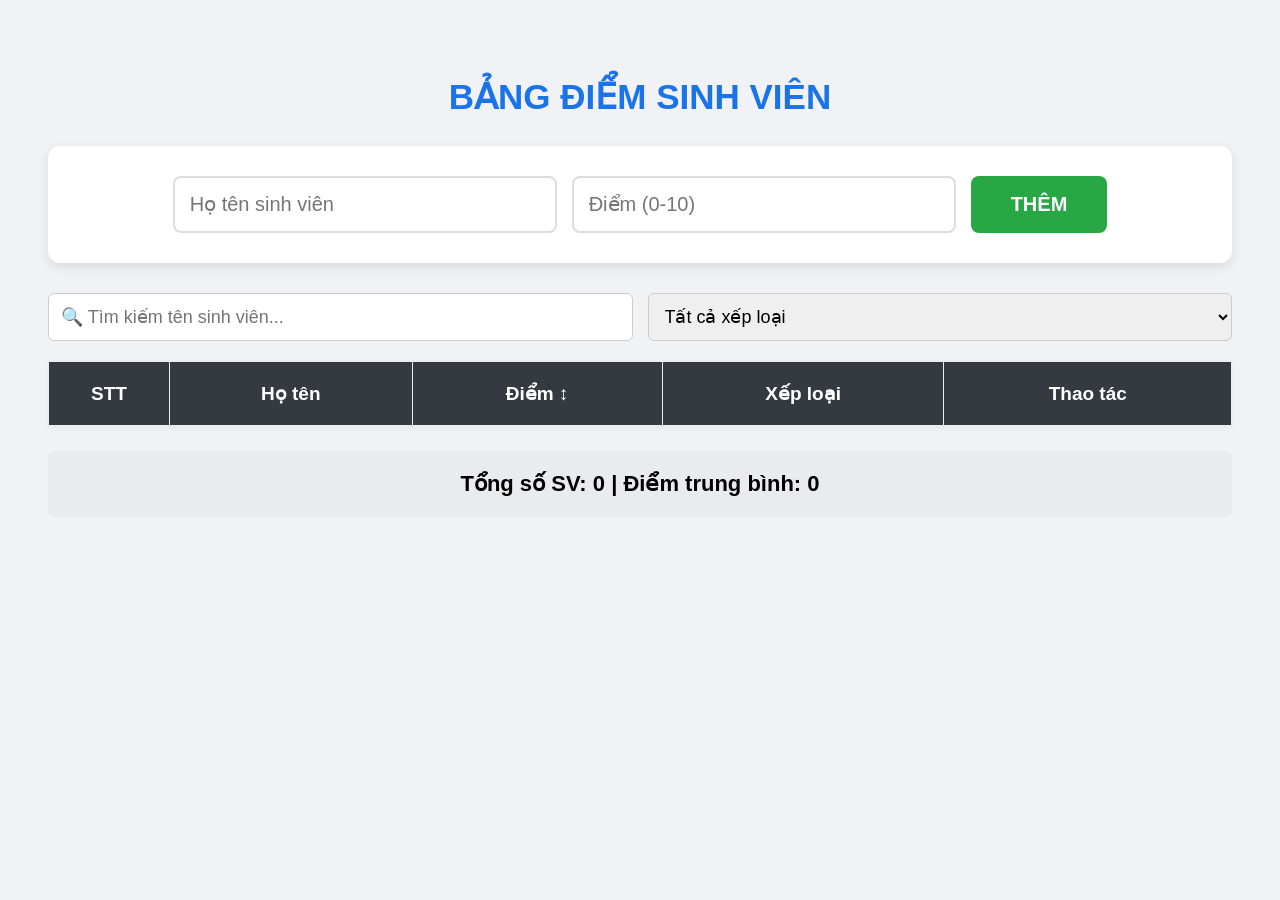
<file: bai1_TH4.html>
<!DOCTYPE html>
<html lang="vi">
<head>
    <meta charset="UTF-8">
    <meta name="viewport" content="width=device-width, initial-scale=1.0">
    <title>Quản Lý Điểm Sinh Viên</title>
    <link rel="stylesheet" href="bai1_TH4.css">
</head>
<body>

    <h2>BẢNG ĐIỂM SINH VIÊN</h2>

    <div class="input-section">
        <input type="text" id="txtName" placeholder="Họ tên sinh viên">
        <input type="number" id="txtScore" placeholder="Điểm (0-10)" min="0" max="10" step="0.1">
        <button id="btnAdd">THÊM</button>
    </div>

    <div class="filter-section">
        <input type="text" id="searchName" placeholder="🔍 Tìm kiếm tên sinh viên...">
        <select id="filterRank">
            <option value="all">Tất cả xếp loại</option>
            <option value="Giỏi">Giỏi</option>
            <option value="Khá">Khá</option>
            <option value="Trung bình">Trung bình</option>
            <option value="Yếu">Yếu</option>
        </select>
    </div>

    <table>
        <thead>
            <tr>
                <th style="width: 80px;">STT</th>
                <th>Họ tên</th>
                <th id="sortScore" class="sortable">Điểm <span id="sortIcon">↕</span></th>
                <th>Xếp loại</th>
                <th>Thao tác</th>
            </tr>
        </thead>
        <tbody id="tableBody">
            </tbody>
    </table>

    <div class="summary" id="statsArea">
        Tổng số SV: <span id="totalSV">0</span> | 
        Điểm trung bình: <span id="avgScore">0</span>
    </div>

    <script src="bai1_TH4.js"></script>
</body>
</html>
</file>
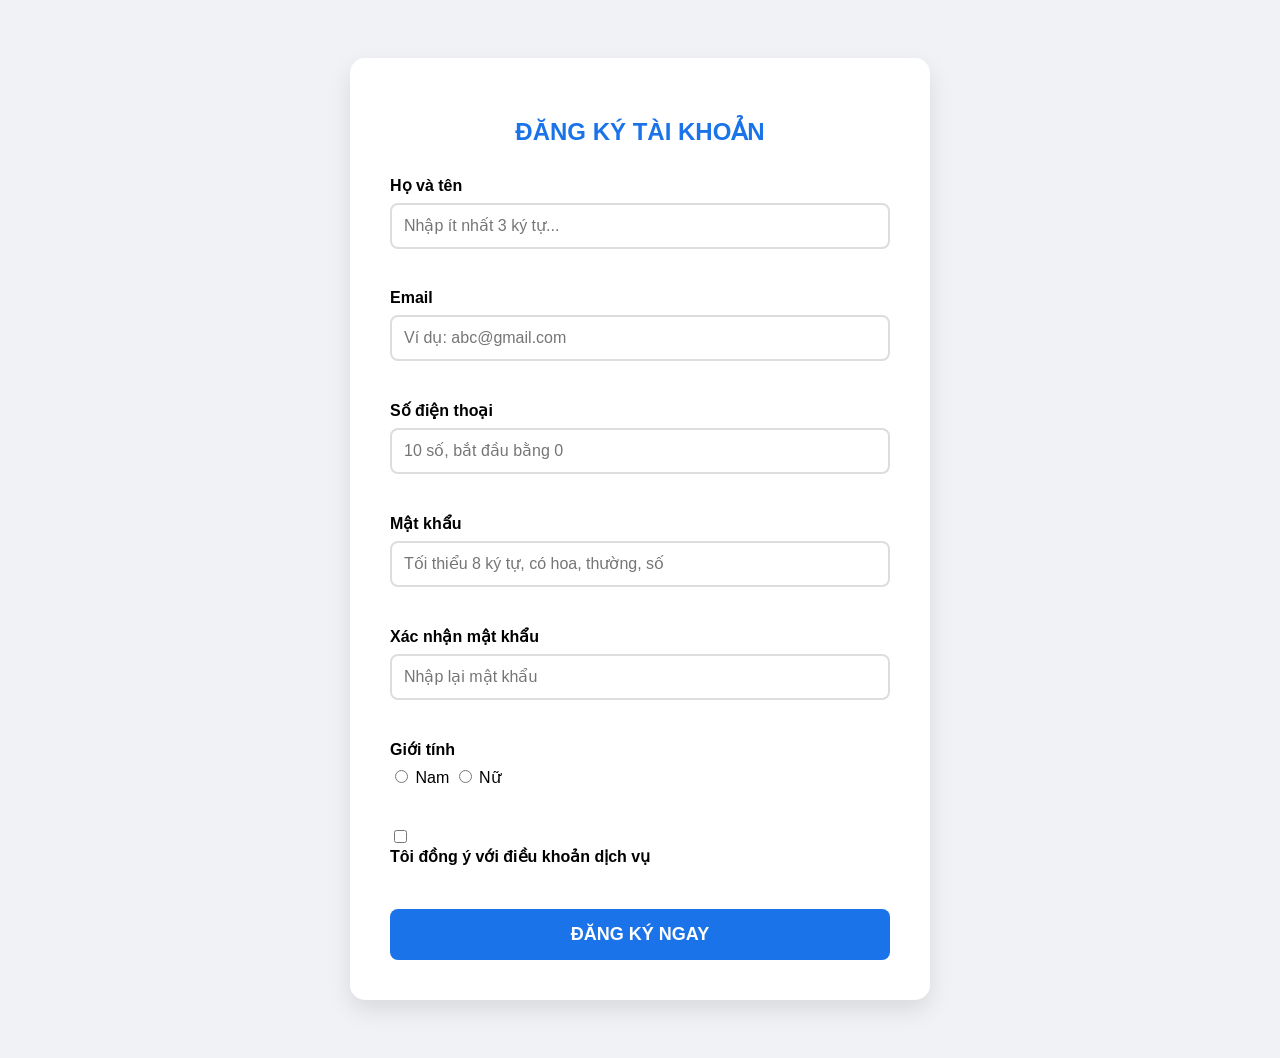
<file: bai2.1_TH04.html>
<!DOCTYPE html>
<html lang="vi">
<head>
    <meta charset="UTF-8">
    <title>Đăng Ký Tài Khoản</title>
    <link rel="stylesheet" href="bai2.1_TH04.css">
</head>
<body>

    <div class="container">
        <form id="registerForm">
            <h2>ĐĂNG KÝ TÀI KHOẢN</h2>

            <div class="form-control">
                <label>Họ và tên</label>
                <input type="text" id="fullname" placeholder="Nhập ít nhất 3 ký tự...">
                <small class="error-msg"></small>
            </div>

            <div class="form-control">
                <label>Email</label>
                <input type="text" id="email" placeholder="Ví dụ: abc@gmail.com">
                <small class="error-msg"></small>
            </div>

            <div class="form-control">
                <label>Số điện thoại</label>
                <input type="text" id="phone" placeholder="10 số, bắt đầu bằng 0">
                <small class="error-msg"></small>
            </div>

            <div class="form-control">
                <label>Mật khẩu</label>
                <input type="password" id="password" placeholder="Tối thiểu 8 ký tự, có hoa, thường, số">
                <small class="error-msg"></small>
            </div>

            <div class="form-control">
                <label>Xác nhận mật khẩu</label>
                <input type="password" id="confirmPassword" placeholder="Nhập lại mật khẩu">
                <small class="error-msg"></small>
            </div>

            <div class="form-control">
                <label>Giới tính</label>
                <div class="radio-group">
                    <input type="radio" name="gender" value="Nam" id="male"> Nam
                    <input type="radio" name="gender" value="Nữ" id="female"> Nữ
                </div>
                <small class="error-msg" id="genderError"></small>
            </div>

            <div class="form-control checkbox-group">
                <input type="checkbox" id="terms">
                <label for="terms">Tôi đồng ý với điều khoản dịch vụ</label>
                <small class="error-msg"></small>
            </div>

            <button type="submit" id="btnSubmit">ĐĂNG KÝ NGAY</button>
        </form>

        <div id="successMsg" class="hidden">
            <h1 style="color: #28a745;">Đăng ký thành công! 🎉</h1>
            <p>Chào mừng thành viên mới: <strong id="displayUser"></strong></p>
            <button onclick="location.reload()">Quay lại</button>
        </div>
    </div>

    <script src="bai2.1_TH04.js"></script>
</body>
</html>
</file>
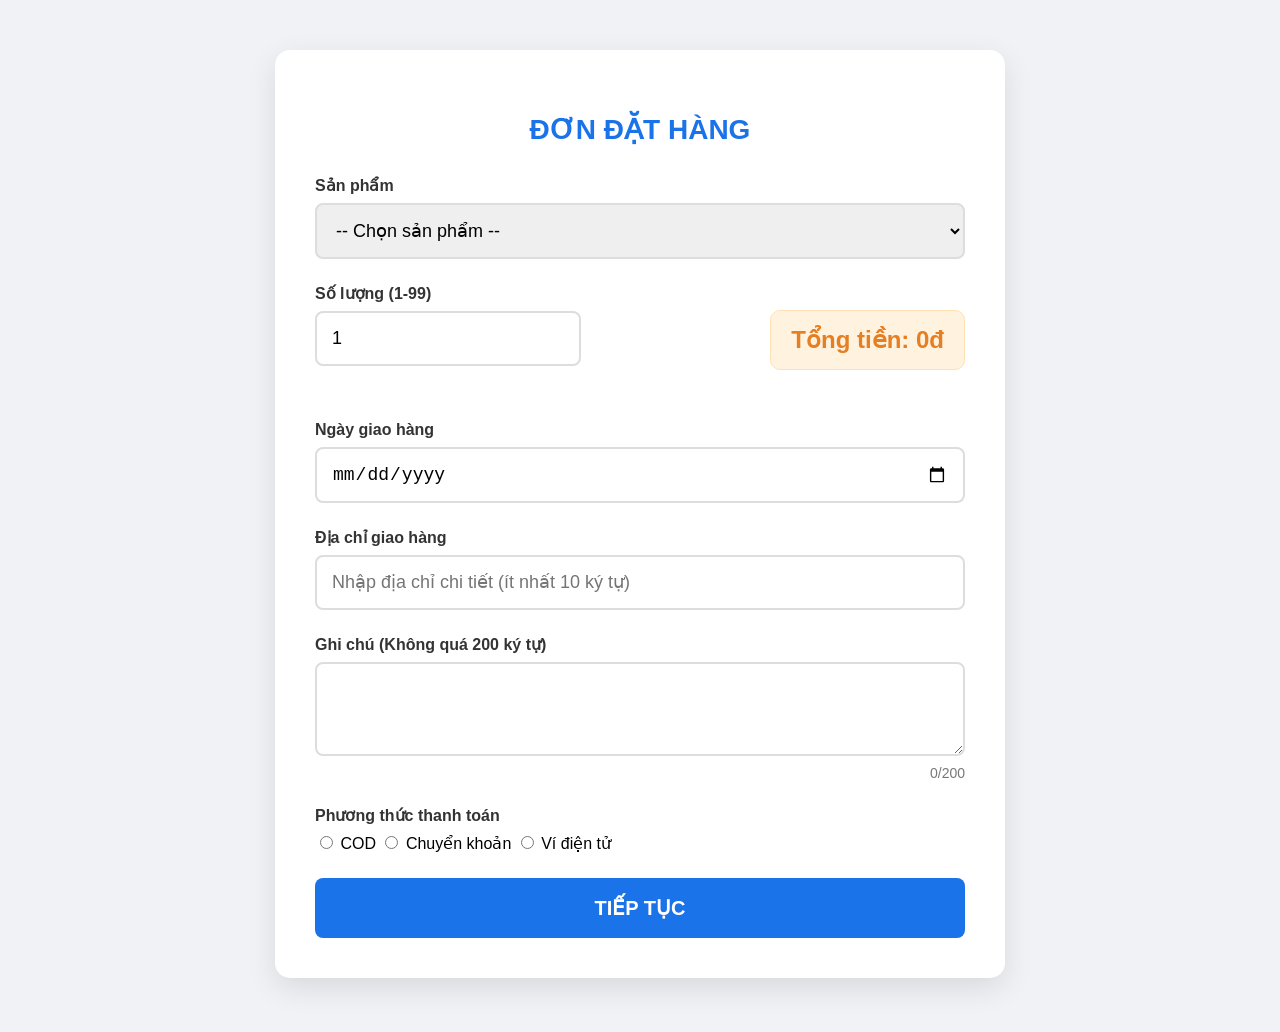
<file: bai2.2_TH04.html>
<!DOCTYPE html>
<html lang="vi">
<head>
    <meta charset="UTF-8">
    <title>Đặt Hàng Trực Tuyến</title>
    <link rel="stylesheet" href="bai2.2_TH04.css">
</head>
<body>

    <div class="container">
        <form id="orderForm">
            <h2>ĐƠN ĐẶT HÀNG</h2>

            <div class="form-control">
                <label>Sản phẩm</label>
                <select id="product">
                    <option value="">-- Chọn sản phẩm --</option>
                    <option value="Laptop">Laptop (20.000.000đ)</option>
                    <option value="Iphone">Iphone 15 (25.000.000đ)</option>
                    <option value="iPad">iPad Air (15.000.000đ)</option>
                </select>
                <small class="error-msg"></small>
            </div>

            <div class="form-row">
                <div class="form-control">
                    <label>Số lượng (1-99)</label>
                    <input type="number" id="quantity" value="1">
                    <small class="error-msg"></small>
                </div>
                <div class="total-display">
                    Tổng tiền: <span id="totalPrice">0đ</span>
                </div>
            </div>

            <div class="form-control">
                <label>Ngày giao hàng</label>
                <input type="date" id="deliveryDate">
                <small class="error-msg"></small>
            </div>

            <div class="form-control">
                <label>Địa chỉ giao hàng</label>
                <input type="text" id="address" placeholder="Nhập địa chỉ chi tiết (ít nhất 10 ký tự)">
                <small class="error-msg"></small>
            </div>

            <div class="form-control">
                <label>Ghi chú (Không quá 200 ký tự)</label>
                <textarea id="note" rows="3"></textarea>
                <div id="charCount" class="char-count">0/200</div>
                <small class="error-msg"></small>
            </div>

            <div class="form-control">
                <label>Phương thức thanh toán</label>
                <div class="radio-group">
                    <input type="radio" name="payment" value="COD"> COD
                    <input type="radio" name="payment" value="Chuyển khoản"> Chuyển khoản
                    <input type="radio" name="payment" value="Ví điện tử"> Ví điện tử
                </div>
                <small class="error-msg" id="paymentError"></small>
            </div>

            <button type="submit" id="btnSubmit">TIẾP TỤC</button>
        </form>

        <div id="confirmBox" class="hidden overlay">
            <div class="modal">
                <h3>Xác nhận đơn hàng</h3>
                <div id="summaryContent"></div>
                <div class="modal-buttons">
                    <button id="btnFinalConfirm" class="btn-success">Xác nhận</button>
                    <button id="btnCancel" class="btn-danger">Hủy</button>
                </div>
            </div>
        </div>

        <div id="finalSuccess" class="hidden success-final">
            <h2>Đặt hàng thành công! 🎉</h2>
            <button onclick="location.reload()">Về trang chủ</button>
        </div>
    </div>

    <script src="bai2.2_TH04.js"></script>
</body>
</html>
</file>
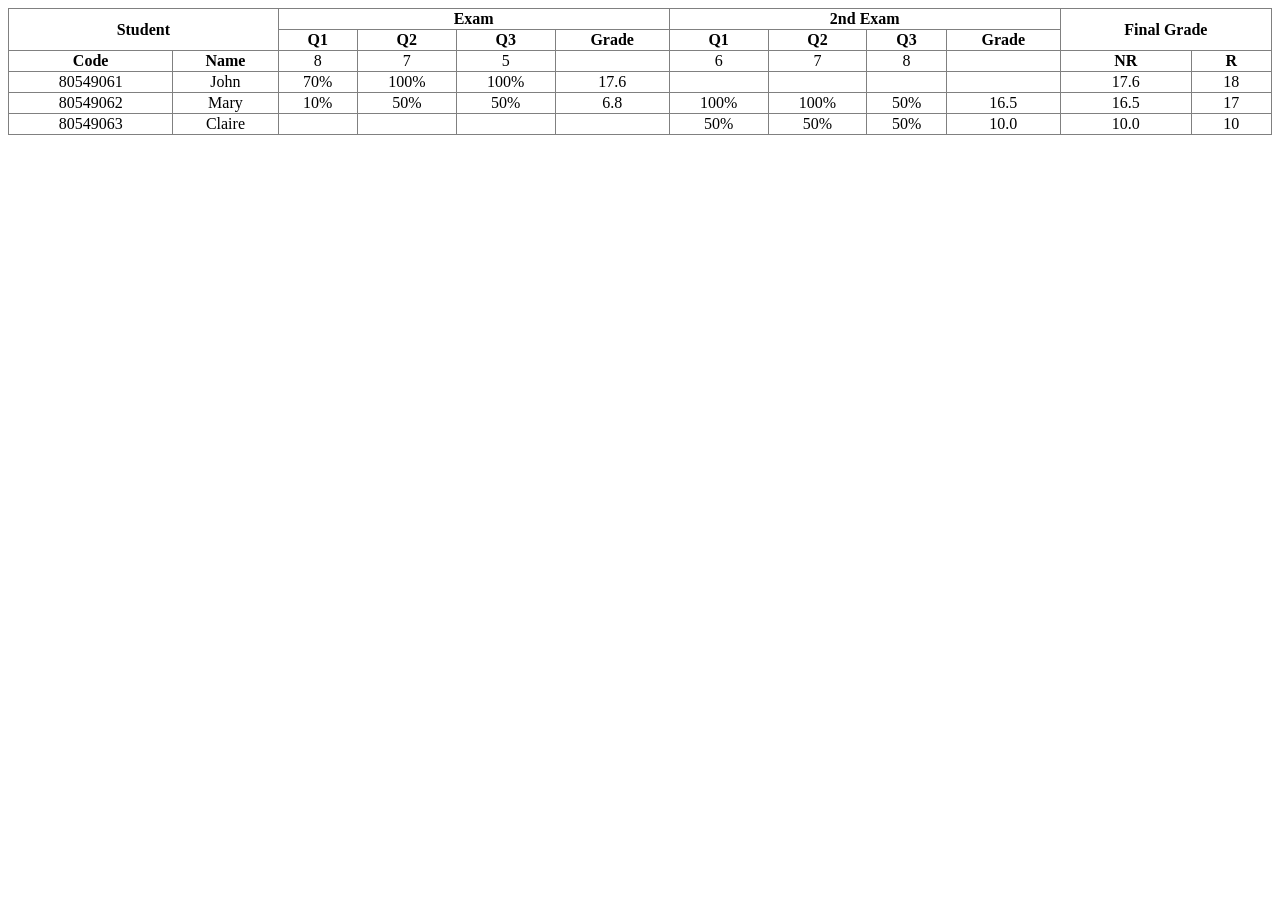
<file: bt3.html>
<!DOCTYPE html>
<html lang="en">
<head>
    <meta charset="UTF-8">
    <meta name="viewport" content="width=device-width, initial-scale=1.0">
    <title>Document</title>
</head>
<body>
    <table class="student" border="1" style="width:100%; border-collapse: collapse; text-align:center;">

        <!-- Hàng tiêu đề 1 -->
        <tr>
            <th rowspan="2" colspan="2">Student</th>
            <th colspan="4">Exam</th>
            <th colspan="4">2nd Exam</th>
            <th colspan="2" rowspan="2">Final Grade</th>
        </tr>
        <!-- Hàng tiêu đề 2 -->
        <tr>
            <th>Q1</th>
            <th>Q2</th>
            <th>Q3</th>
            <th>Grade</th>
            <th>Q1</th>
            <th>Q2</th>
            <th>Q3</th>
            <th>Grade</th>
        </tr>
        <!-- Hàng tiêu đề 3 -->
        <tr>
            <th>Code</th>
            <th>Name</th>
            <td>8</td>
            <td>7</td>
            <td>5</td>
            <th></th>
            <td>6</td>
            <td>7</td>
            <td>8</td>
            <th></th>
            <th>NR</th>
            <th>R</th>
        </tr>
        <!-- Dữ liệu John -->
        <tr>
            <td>80549061</td>
            <td>John</td>
            <td>70%</td>
            <td>100%</td>
            <td>100%</td>
            <td>17.6</td>
            <td></td>
            <td></td>
            <td></td>
            <td></td>
            <td>17.6</td>
            <td>18</td>
        </tr>
        <!-- Dữ liệu Mary -->
        <tr>
            <td>80549062</td>
            <td>Mary</td>
            <td>10%</td>
            <td>50%</td>
            <td>50%</td>
            <td>6.8</td>
            <td>100%</td>
            <td>100%</td>
            <td>50%</td>
            <td>16.5</td>
            <td>16.5</td>
            <td>17</td>
        </tr>
        <!-- Dữ liệu Claire -->
        <tr>
            <td>80549063</td>
            <td>Claire</td>
            <td></td>
            <td></td>
            <td></td>
            <td></td>
            <td>50%</td>
            <td>50%</td>
            <td>50%</td>
            <td>10.0</td>
            <td>10.0</td>
            <td>10</td>
        </tr>

    </table>
</body>
</html>
</file>
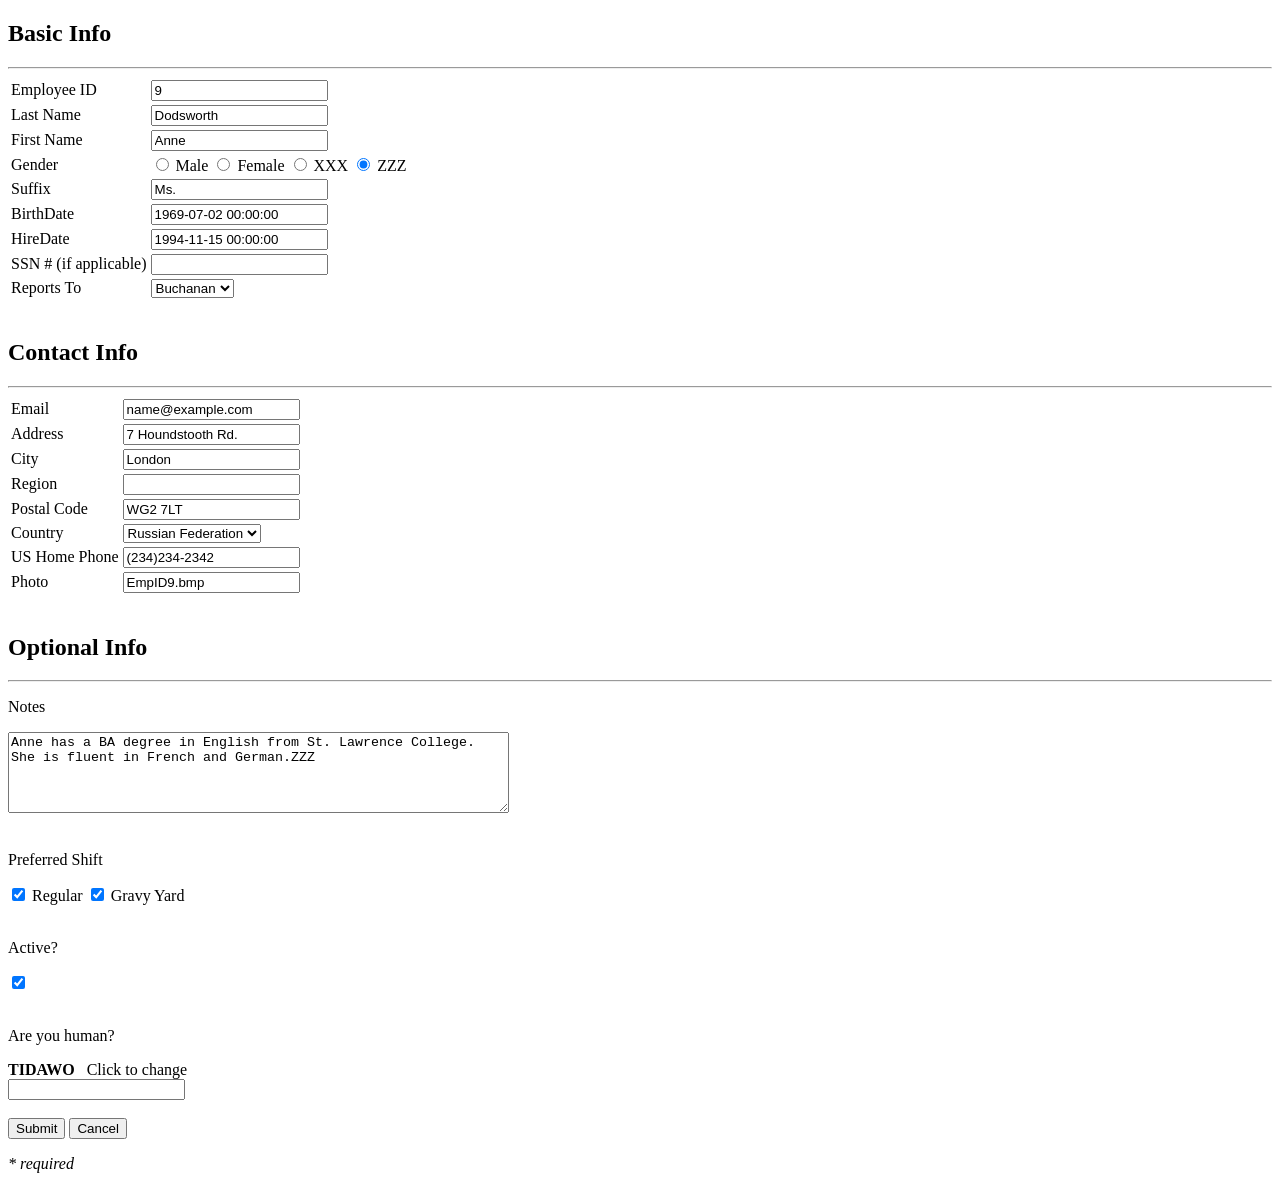
<file: BT4.html>
<!DOCTYPE html>
<html lang="vi">
<head>
    <title>ex4</title>
</head>
<body>
    <h2>Basic Info</h2>
    <hr> <!-- Tạo một đường kẻ ngang để phân cách các phần -->

    <form>
    <table>
        <tr>
            <td>Employee ID</td>
            <td><input type="text" value="9"></td>
        </tr>

        <tr>
            <td>Last Name</td>
            <td><input type="text" value="Dodsworth"></td>
        </tr>

        <tr>
            <td>First Name</td>
            <td><input type="text" value="Anne"></td>
        </tr>

        <tr>
            <td>Gender</td>
            <td>
                <input type="radio" name="gender"> Male
                <input type="radio" name="gender"> Female
                <input type="radio" name="gender"> XXX
                <input type="radio" name="gender" checked> ZZZ
            </td>
        </tr>
        
        <tr>
            <td>Suffix</td>
            <td><input type="text" value="Ms."></td>
        </tr>

        <tr>
            <td>BirthDate</td>
            <td><input type="text" value="1969-07-02 00:00:00"></td>
        </tr>

        <tr>
            <td>HireDate</td>
            <td><input type="text" value="1994-11-15 00:00:00"></td>
        </tr>

        <tr>
            <td>SSN # (if applicable)</td>
            <td><input type="text"></td>
        </tr>

        <tr>
            <td>Reports To</td>
            <td>
                <select>
                    <option>Buchanan</option>
                </select>
            </td>
        </tr>
    </table>
    <br> <!-- Tạo khoảng cách giữa bảng và nút bấm -->

    <h2>Contact Info</h2>
    <hr>

    <table>
        <tr>
            <td>Email</td>
            <td><input type="email" value="name@example.com"></td>
        </tr>

        <tr>
            <td>Address</td>
            <td><input type="text" value="7 Houndstooth Rd."></td>
        </tr>

        <tr>
            <td>City</td>
            <td><input type="text" value="London"></td>
        </tr>

        <tr>
            <td>Region</td>
            <td><input type="text"></td>
        </tr>

        <tr>
            <td>Postal Code</td>
            <td><input type="text" value="WG2 7LT"></td>
        </tr>

        <tr>
            <td>Country</td>
            <td>
                <select>
                    <option>Russian Federation</option>
                </select>
            </td>
        </tr>

        <tr>
            <td>US Home Phone</td>
            <td><input type="text" value="(234)234-2342"></td>
        </tr>

        <tr>
            <td>Photo</td>
            <td><input type="text" value="EmpID9.bmp"></td>
        </tr>
    </table>
    <br> <!-- Tạo khoảng cách giữa bảng và nút bấm -->

    <h2>Optional Info</h2>
    <hr>

    <p>Notes</p>
    <textarea rows="5" cols="60">
Anne has a BA degree in English from St. Lawrence College.
She is fluent in French and German.ZZZ
    </textarea>

    <br><br>

    <p>Preferred Shift</p>
    <input type="checkbox" checked> Regular  
    <input type="checkbox" checked> Gravy Yard  

    <br><br>

    <p>Active?</p>
    <input type="checkbox" checked>

    <br><br>

    <p>Are you human?</p>
    <strong>TIDAWO</strong> &nbsp; Click to change  
    <br>
    <input type="text">

    <br><br>

    <input type="submit" value="Submit">
    <input type="reset" value="Cancel">

    </form>
    <p><i>* required</i></p>
</body>
</html>
</file>
<file: bai1_TH4.css>
body {
    font-family: 'Segoe UI', Arial, sans-serif;
    padding: 40px;
    background-color: #f0f2f5;
}

h2 {
    text-align: center;
    font-size: 35px;
    color: #1a73e8;
}

/* Form nhập liệu to */
.input-section {
    display: flex;
    gap: 15px;
    justify-content: center;
    background: white;
    padding: 30px;
    border-radius: 12px;
    box-shadow: 0 4px 12px rgba(0,0,0,0.1);
    margin-bottom: 30px;
}

.input-section input {
    padding: 15px;
    font-size: 20px;
    border: 2px solid #ddd;
    border-radius: 8px;
    width: 350px;
}

#btnAdd {
    padding: 15px 40px;
    font-size: 20px;
    background-color: #28a745;
    color: white;
    border: none;
    border-radius: 8px;
    cursor: pointer;
    font-weight: bold;
}

/* Thanh công cụ tìm kiếm */
.filter-section {
    display: flex;
    gap: 15px;
    margin-bottom: 20px;
}

.filter-section input, .filter-section select {
    padding: 12px;
    font-size: 18px;
    border-radius: 6px;
    border: 1px solid #ccc;
    flex: 1;
}

/* Bảng hiển thị rộng rãi */
table {
    width: 100%;
    border-collapse: collapse;
    background: white;
    font-size: 19px;
    box-shadow: 0 2px 8px rgba(0,0,0,0.05);
}

th, td {
    border: 1px solid #eee;
    padding: 20px;
    text-align: center;
}

th {
    background-color: #343a40;
    color: white;
}

.sortable:hover {
    background-color: #495057;
    cursor: pointer;
}

/* Hàng điểm < 5 */
.bg-yellow {
    background-color: #fff9c4 !important;
}

.btn-delete {
    padding: 8px 15px;
    background-color: #dc3545;
    color: white;
    border: none;
    border-radius: 4px;
    cursor: pointer;
}

.summary {
    margin-top: 25px;
    padding: 20px;
    background: #e9ecef;
    font-size: 22px;
    font-weight: bold;
    text-align: center;
    border-radius: 8px;
}
</file>
<file: bai2.1_TH04.css>
body {
    font-family: 'Arial', sans-serif;
    background-color: #f0f2f5;
    display: flex;
    justify-content: center;
    padding: 50px 0;
}

.container {
    background: white;
    width: 500px;
    padding: 40px;
    border-radius: 15px;
    box-shadow: 0 10px 25px rgba(0,0,0,0.1);
}

h2 { text-align: center; color: #1a73e8; margin-bottom: 30px; }

.form-control { margin-bottom: 20px; position: relative; }

.form-control label {
    display: block;
    margin-bottom: 8px;
    font-weight: bold;
    font-size: 16px;
}

.form-control input[type="text"],
.form-control input[type="password"] {
    width: 100%;
    padding: 12px;
    font-size: 16px;
    border: 2px solid #ddd;
    border-radius: 8px;
    box-sizing: border-box;
}

/* Khi có lỗi thì viền đỏ */
.form-control.error input { border-color: #e74c3c; }

.error-msg {
    color: #e74c3c;
    font-size: 13px;
    margin-top: 5px;
    display: block;
    min-height: 15px;
}

.radio-group, .checkbox-group { font-size: 16px; }

#btnSubmit {
    width: 100%;
    padding: 15px;
    background: #1a73e8;
    color: white;
    border: none;
    border-radius: 8px;
    font-size: 18px;
    font-weight: bold;
    cursor: pointer;
    transition: 0.3s;
}

#btnSubmit:hover { background: #1557b0; }

.hidden { display: none; text-align: center; }
</file>
<file: bai2.2_TH04.css>
/* 1. Định dạng chung cho toàn bộ trang */
body {
    font-family: 'Segoe UI', Arial, sans-serif;
    background-color: #f0f2f5;
    padding: 50px;
    margin: 0;
}

/* 2. Khung chứa Form chính */
.container {
    width: 650px;
    margin: 0 auto;
    background: #ffffff;
    padding: 40px;
    border-radius: 15px;
    box-shadow: 0 10px 30px rgba(0, 0, 0, 0.1);
}

/* 3. Tiêu đề lớn */
h2 {
    text-align: center;
    color: #1a73e8;
    font-size: 28px;
    margin-bottom: 30px;
}

/* 4. Từng cụm nhập liệu (Label + Input + Error) */
.form-control {
    margin-bottom: 25px;
}

.form-control label {
    display: block;
    font-weight: bold;
    font-size: 16px;
    margin-bottom: 8px;
    color: #333;
}

/* 5. Định dạng các ô nhập liệu (Text, Select, Number, Date, Textarea) */
input[type="text"],
input[type="number"],
input[type="date"],
select,
textarea {
    width: 100%;
    padding: 15px;
    font-size: 18px;
    border: 2px solid #ddd;
    border-radius: 8px;
    box-sizing: border-box; /* Giúp padding không làm tràn khung */
    outline: none;
    transition: border-color 0.3s;
}

input:focus, 
select:focus, 
textarea:focus {
    border-color: #1a73e8;
}

/* 6. Hiển thị Tổng Tiền */
.form-row {
    display: flex;
    align-items: center;
    justify-content: space-between;
    gap: 20px;
    margin-bottom: 25px;
}

.total-display {
    font-size: 24px;
    font-weight: bold;
    color: #e67e22;
    background: #fff3e0;
    padding: 15px 20px;
    border-radius: 10px;
    border: 1px solid #ffe0b2;
}

/* 7. Thông báo lỗi */
.error-msg {
    color: #d93025;
    font-size: 14px;
    margin-top: 5px;
    display: block;
    font-style: italic;
}

/* Viền đỏ cho ô bị lỗi */
.form-control.error input,
.form-control.error select,
.form-control.error textarea {
    border-color: #d93025;
}

/* 8. Bộ đếm ký tự ghi chú */
.char-count {
    text-align: right;
    font-size: 14px;
    color: #777;
    margin-top: 5px;
}

.char-error {
    color: #d93025;
    font-weight: bold;
}

/* 9. Nút bấm chính */
#btnSubmit {
    width: 100%;
    padding: 18px;
    background-color: #1a73e8;
    color: white;
    border: none;
    font-size: 20px;
    font-weight: bold;
    border-radius: 8px;
    cursor: pointer;
    transition: background 0.3s;
}

#btnSubmit:hover {
    background-color: #1557b0;
}

/* 10. Modal Xác nhận (Confirm Box) */
.overlay {
    position: fixed;
    top: 0;
    left: 0;
    width: 100%;
    height: 100%;
    background: rgba(0, 0, 0, 0.7);
    display: flex;
    justify-content: center;
    align-items: center;
    z-index: 999;
}

.modal {
    background: white;
    padding: 30px;
    border-radius: 12px;
    width: 450px;
    box-shadow: 0 15px 40px rgba(0,0,0,0.2);
}

.modal h3 {
    margin-top: 0;
    border-bottom: 2px solid #eee;
    padding-bottom: 10px;
}

#summaryContent p {
    font-size: 18px;
    line-height: 1.6;
    margin: 10px 0;
}

.modal-buttons {
    display: flex;
    gap: 15px;
    margin-top: 25px;
}

.btn-success {
    background-color: #28a745;
    color: white;
    border: none;
    padding: 12px;
    flex: 1;
    border-radius: 6px;
    font-weight: bold;
    cursor: pointer;
}

.btn-danger {
    background-color: #dc3545;
    color: white;
    border: none;
    padding: 12px;
    flex: 1;
    border-radius: 6px;
    font-weight: bold;
    cursor: pointer;
}

/* 11. Các trạng thái ẩn */
.hidden {
    display: none !important;
}

.success-final {
    text-align: center;
    padding: 40px;
}
</file>
